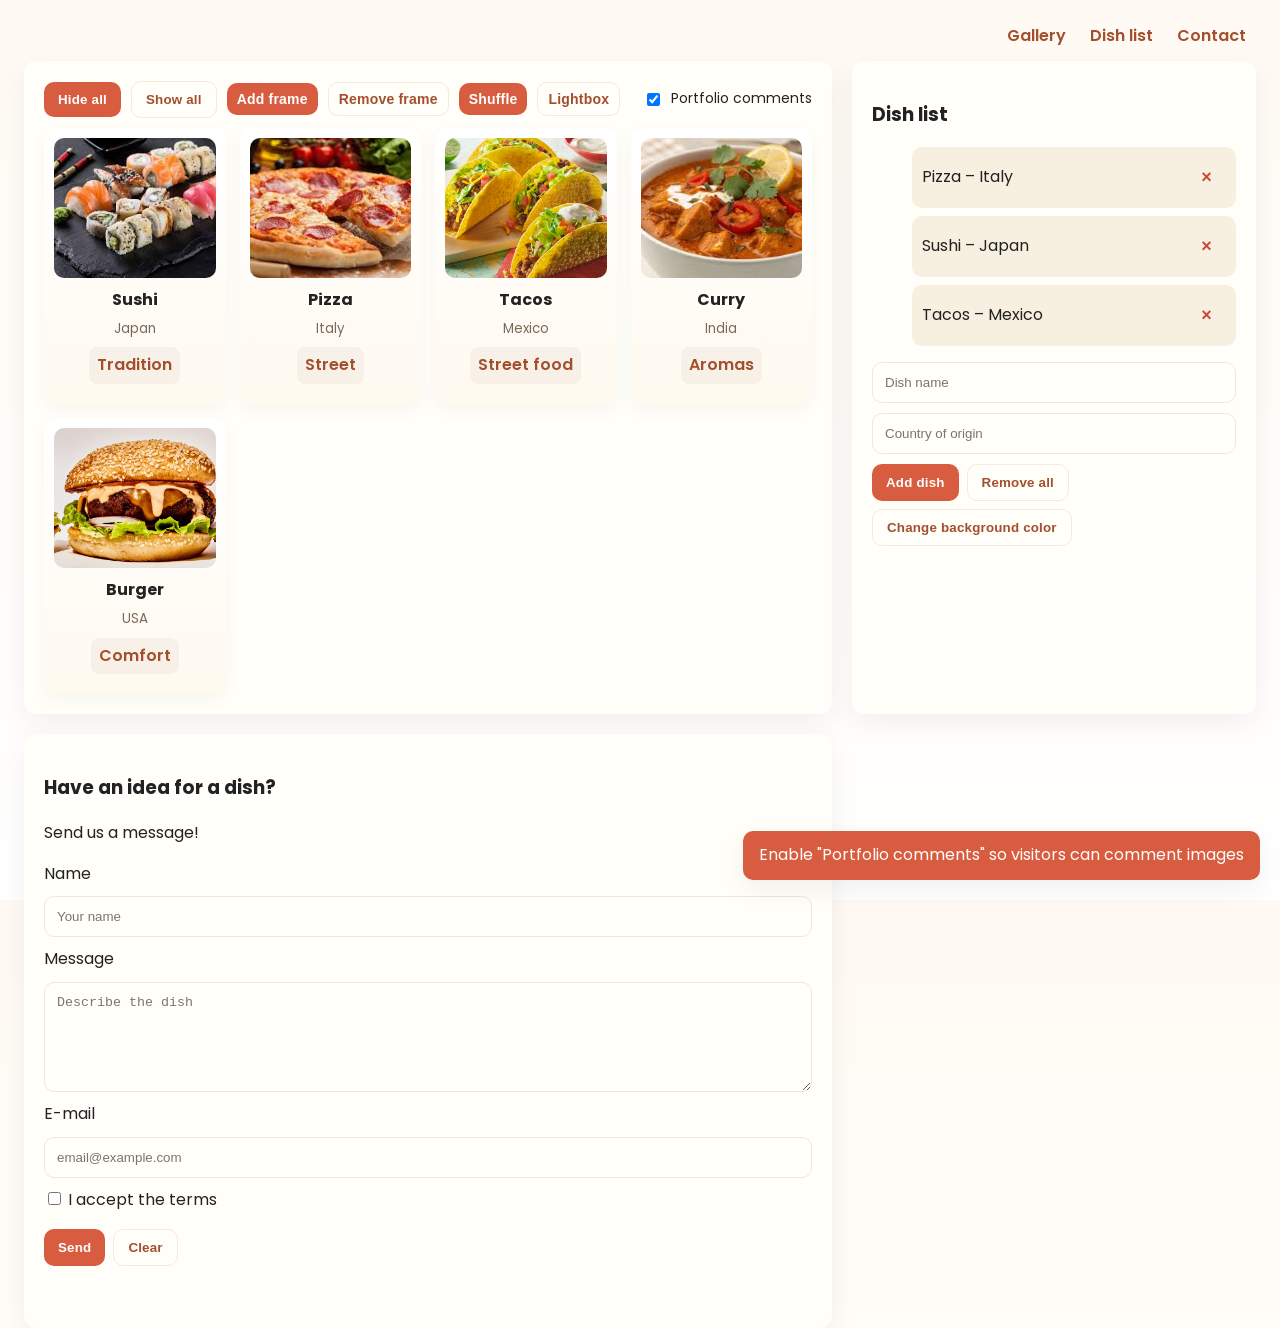
<file: index.html>
<!doctype html>
<html lang="en">
    <head>
        <meta charset="utf-8">
        <meta name="viewport" content="width=device-width,initial-scale=1">
        <title>World Cuisine</title>
        <link href="https://fonts.googleapis.com/css2?family=Poppins:wght@300;500;700&display=swap" rel="stylesheet">
        <link rel="stylesheet" href="css/style.css">
    </head>
    <body>
        <header>
            <nav aria-label="Main navigation">
                <a href="#gallery-section" class="nav-link">Gallery</a>
                <a href="#dishes-section" class="nav-link">Dish list</a>
                <a href="#contact-section" class="nav-link">Contact</a>
            </nav>
        </header>

        <main class="wrap">
            <section id="gallery-section" class="panel">
                <div class="controls">
                    <button id="hide">Hide all</button>
                    <button id="show" class="ghost">Show all</button>
                    <button id="frame" class="small">Add frame</button>
                    <button id="unframe" class="small ghost">Remove frame</button>
                    <button id="shuffle" class="small">Shuffle</button>
                    <button id="lightbox" class="small ghost">Lightbox</button>
                    <label class="comments-toggle" style="margin-left:auto;font-size:14px;cursor:pointer;">
                        <input type="checkbox" id="comments-toggle" checked> Portfolio comments
                    </label>
                </div>

                <div class="gallery-grid" id="gallery">
                    <div class="card" data-title="Sushi">
                        <img src="image/sushi.png" alt="Sushi" data-title="Sushi" onerror="this.src='data:image/svg+xml;utf8,<svg xmlns=\'http://www.w3.org/2000/svg\' width=\'400\' height=\'300\'><rect fill=\'%23f0e6d2\' width=\'100%\' height=\'100%\'/><text x=\'50%\' y=\'50%\' dominant-baseline=\'middle\' text-anchor=\'middle\' fill=\'%237a6a5a\' font-size=\'20\'>sushi.png</text></svg>'">
                        <div class="meta"><strong>Sushi</strong><small>Japan</small>
                            <div class="card-footer"><span class="tag">Tradition</span></div>
                        </div>
                    </div>

                    <div class="card" data-title="Pizza">
                        <img src="image/pizza.png" alt="Pizza" data-title="Pizza" onerror="this.src='data:image/svg+xml;utf8,<svg xmlns=\'http://www.w3.org/2000/svg\' width=\'400\' height=\'300\'><rect fill=\'%23f0e6d2\' width=\'100%\' height=\'100%\'/><text x=\'50%\' y=\'50%\' dominant-baseline=\'middle\' text-anchor=\'middle\' fill=\'%237a6a5a\' font-size=\'20\'>pizza.png</text></svg>'">
                        <div class="meta"><strong>Pizza</strong><small>Italy</small>
                            <div class="card-footer"><span class="tag">Street</span></div>
                        </div>
                    </div>

                    <div class="card" data-title="Tacos">
                        <img src="image/tacos.png" alt="Tacos" data-title="Tacos" onerror="this.src='data:image/svg+xml;utf8,<svg xmlns=\'http://www.w3.org/2000/svg\' width=\'400\' height=\'300\'><rect fill=\'%23f0e6d2\' width=\'100%\' height=\'100%\'/><text x=\'50%\' y=\'50%\' dominant-baseline=\'middle\' text-anchor=\'middle\' fill=\'%237a6a5a\' font-size=\'20\'>tacos.png</text></svg>'">
                        <div class="meta"><strong>Tacos</strong><small>Mexico</small>
                            <div class="card-footer"><span class="tag">Street food</span></div>
                        </div>
                    </div>

                    <div class="card" data-title="Curry">
                        <img src="image/curry.png" alt="Curry" data-title="Curry" onerror="this.src='data:image/svg+xml;utf8,<svg xmlns=\'http://www.w3.org/2000/svg\' width=\'400\' height=\'300\'><rect fill=\'%23f0e6d2\' width=\'100%\' height=\'100%\'/><text x=\'50%\' y=\'50%\' dominant-baseline=\'middle\' text-anchor=\'middle\' fill=\'%237a6a5a\' font-size=\'20\'>curry.png</text></svg>'">
                        <div class="meta"><strong>Curry</strong><small>India</small>
                            <div class="card-footer"><span class="tag">Aromas</span></div>
                        </div>
                    </div>

                    <div class="card" data-title="Burger">
                        <img src="image/burger.png" alt="Burger" data-title="Burger" onerror="this.src='data:image/svg+xml;utf8,<svg xmlns=\'http://www.w3.org/2000/svg\' width=\'400\' height=\'300\'><rect fill=\'%23f0e6d2\' width=\'100%\' height=\'100%\'/><text x=\'50%\' y=\'50%\' dominant-baseline=\'middle\' text-anchor=\'middle\' fill=\'%237a6a5a\' font-size=\'20\'>burger.png</text></svg>'">
                        <div class="meta"><strong>Burger</strong><small>USA</small>
                            <div class="card-footer"><span class="tag">Comfort</span></div>
                        </div>
                    </div>
                </div>
            </section>

            <aside class="panel" id="dishes-section">
                <h3>Dish list</h3>
                <ul id="dish-list">
                    <li>Pizza – Italy <button class="remove" title="Remove">×</button></li>
                    <li>Sushi – Japan <button class="remove" title="Remove">×</button></li>
                    <li>Tacos – Mexico <button class="remove" title="Remove">×</button></li>
                </ul>

                <form id="add-dish-form">
                    <input id="dish-name" type="text" placeholder="Dish name" aria-label="Dish name">
                    <input id="dish-country" type="text" placeholder="Country of origin" aria-label="Country of origin">
                    <div style="display:flex;gap:8px;flex-wrap:wrap">
                        <button id="add-dish" type="button">Add dish</button>
                        <button id="clear-dishes" type="button" class="ghost">Remove all</button>
                        <button id="random-color" type="button" class="ghost">Change background color</button>
                    </div>
                    <p id="dish-message" aria-live="polite"></p>
                </form>
            </aside>

            <section class="panel" id="contact-section">
                <h3>Have an idea for a dish?</h3>
                <p>Send us a message!</p>
                <form id="contact-form">
                    <label>Name</label>
                    <input id="contact-name" type="text" placeholder="Your name">
                    <label>Message</label>
                    <textarea id="contact-message" placeholder="Describe the dish"></textarea>
                    <label>E-mail</label>
                    <input id="contact-email" type="email" placeholder="email@example.com">
                    <label><input id="contact-consent" type="checkbox"> I accept the terms</label>
                    <div style="display:flex;gap:8px;margin-top:6px">
                        <button type="submit">Send</button>
                        <button id="clear-form" type="button" class="ghost">Clear</button>
                    </div>
                    <p id="contact-confirmation" aria-live="polite"></p>
                </form>
            </section>
        </main>

        <div class="toast" id="toast"></div>
        <div class="modal-backdrop" id="modal">
            <div class="modal" role="dialog" aria-modal="true">
                <div style="display:flex;justify-content:space-between;gap:12px;align-items:center">
                    <h4 id="modal-title">Photo</h4>
                    <div style="font-size:13px;color:var(--muted)" id="modal-meta"></div>
                </div>
                <div id="modal-body" style="margin-top:12px"></div>
                <div id="modal-comments" style="margin-top:12px"></div>
                <div style="text-align:right;margin-top:12px">
                    <button id="close-modal" class="ghost">Close</button>
                </div>
            </div>
        </div>
        <script src="https://code.jquery.com/jquery-3.6.0.min.js"></script>
        <script src="jquery/script.js"></script>
    </body>
</html>
</file>
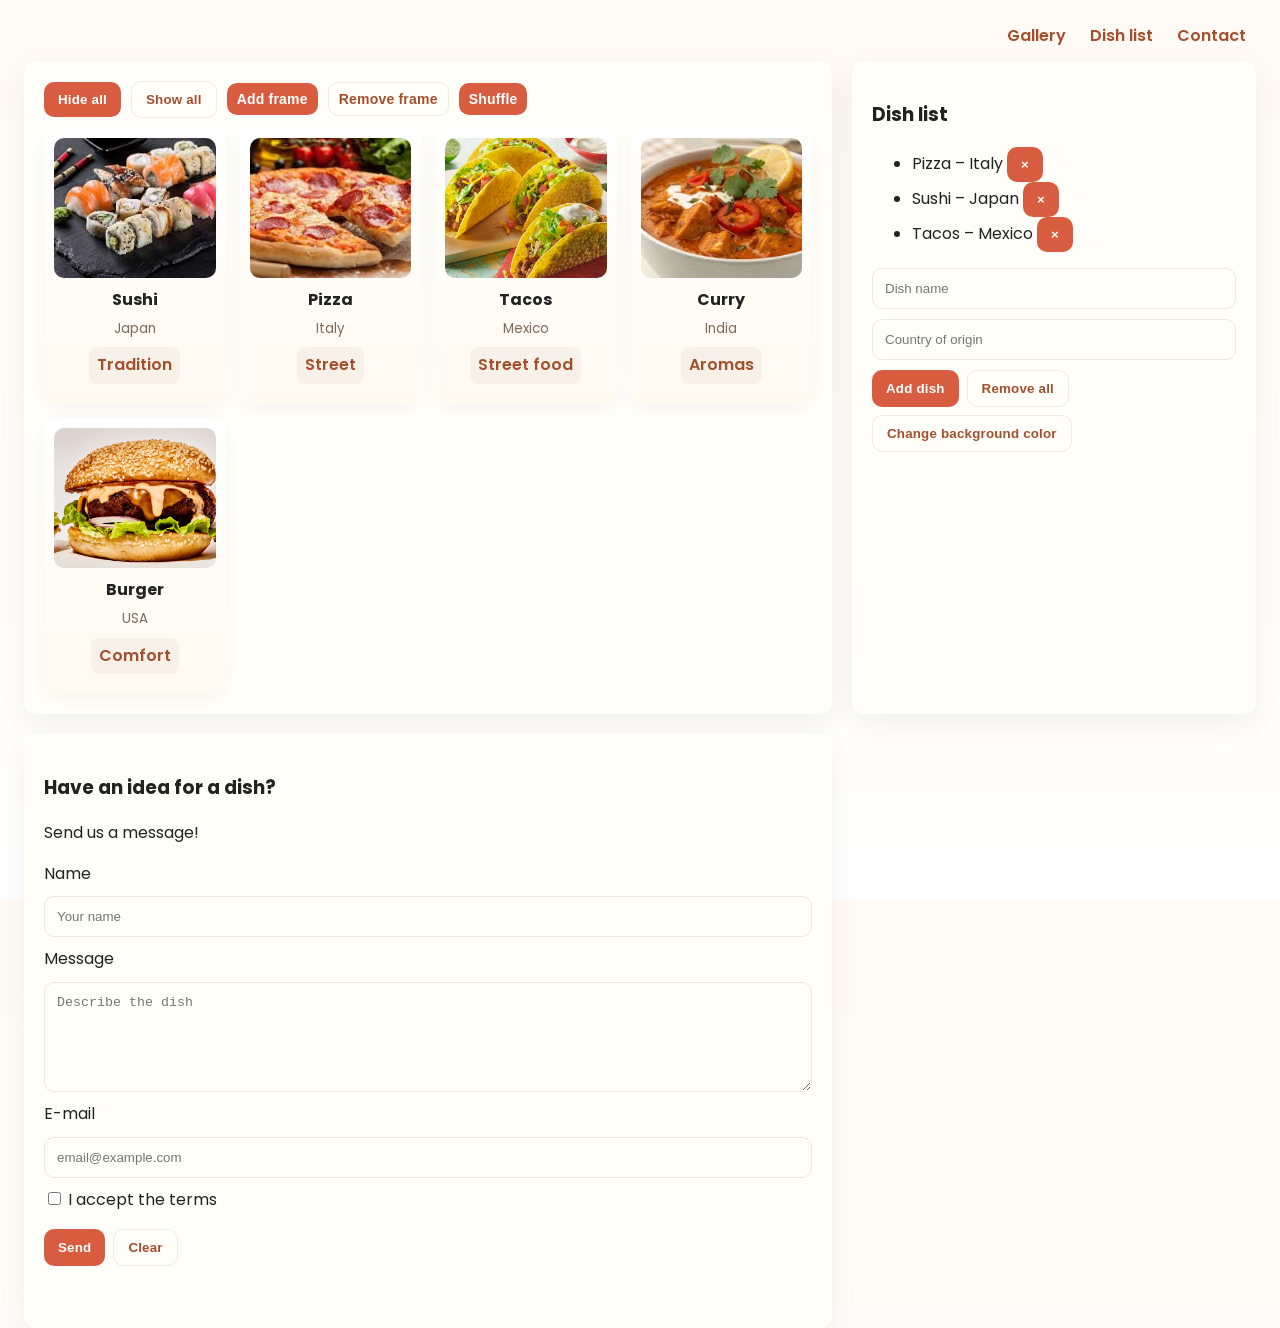
<file: index3.html>
<!doctype html>
<html lang="en">
    <head>
        <meta charset="utf-8">
        <meta name="viewport" content="width=device-width,initial-scale=1">
        <title>World Cuisine</title>
        <link href="https://fonts.googleapis.com/css2?family=Poppins:wght@300;500;700&display=swap" rel="stylesheet">
        <link rel="stylesheet" href="css/style.css">
    </head>
    <body>
        <header>
            <nav aria-label="Main navigation">
                <a href="#galeria" class="nav-link">Gallery</a>
                <a href="#dania" class="nav-link">Dish list</a>
                <a href="#kontakt" class="nav-link">Contact</a>
            </nav>
        </header>

        <main class="wrap">
            <!-- GALLERY -->
            <section id="galeria" class="panel">
                <div class="controls">
                    <button id="ukryj">Hide all</button>
                    <button id="pokaz" class="ghost">Show all</button>
                    <button id="ramka" class="small">Add frame</button>
                    <button id="ramka2" class="small ghost">Remove frame</button>
                    <button id="shuffle" class="small">Shuffle</button>
                </div>

                <div class="gallery-grid" id="gallery">
                    <div class="card" data-title="Sushi">
                        <img src="image/sushi.png" alt="Sushi" data-title="Sushi" onerror="this.src='data:image/svg+xml;utf8,<svg xmlns=\'http://www.w3.org/2000/svg\' width=\'400\' height=\'300\'><rect fill=\'%23f0e6d2\' width=\'100%\' height=\'100%\'/><text x=\'50%\' y=\'50%\' dominant-baseline=\'middle\' text-anchor=\'middle\' fill=\'%237a6a5a\' font-size=\'20\'>sushi.png</text></svg>'">
                        <div class="meta"><strong>Sushi</strong><small>Japan</small>
                            <div class="card-footer"><span class="tag">Tradition</span></div>
                        </div>
                    </div>

                    <div class="card" data-title="Pizza">
                        <img src="image/pizza.png" alt="Pizza" data-title="Pizza" onerror="this.src='data:image/svg+xml;utf8,<svg xmlns=\'http://www.w3.org/2000/svg\' width=\'400\' height=\'300\'><rect fill=\'%23f0e6d2\' width=\'100%\' height=\'100%\'/><text x=\'50%\' y=\'50%\' dominant-baseline=\'middle\' text-anchor=\'middle\' fill=\'%237a6a5a\' font-size=\'20\'>pizza.png</text></svg>'">
                        <div class="meta"><strong>Pizza</strong><small>Italy</small>
                            <div class="card-footer"><span class="tag">Street</span></div>
                        </div>
                    </div>

                    <div class="card" data-title="Tacos">
                        <img src="image/tacos.png" alt="Tacos" data-title="Tacos" onerror="this.src='data:image/svg+xml;utf8,<svg xmlns=\'http://www.w3.org/2000/svg\' width=\'400\' height=\'300\'><rect fill=\'%23f0e6d2\' width=\'100%\' height=\'100%\'/><text x=\'50%\' y=\'50%\' dominant-baseline=\'middle\' text-anchor=\'middle\' fill=\'%237a6a5a\' font-size=\'20\'>tacos.png</text></svg>'">
                        <div class="meta"><strong>Tacos</strong><small>Mexico</small>
                            <div class="card-footer"><span class="tag">Street food</span></div>
                        </div>
                    </div>

                    <div class="card" data-title="Curry">
                        <img src="image/curry.png" alt="Curry" data-title="Curry" onerror="this.src='data:image/svg+xml;utf8,<svg xmlns=\'http://www.w3.org/2000/svg\' width=\'400\' height=\'300\'><rect fill=\'%23f0e6d2\' width=\'100%\' height=\'100%\'/><text x=\'50%\' y=\'50%\' dominant-baseline=\'middle\' text-anchor=\'middle\' fill=\'%237a6a5a\' font-size=\'20\'>curry.png</text></svg>'">
                        <div class="meta"><strong>Curry</strong><small>India</small>
                            <div class="card-footer"><span class="tag">Aromas</span></div>
                        </div>
                    </div>

                    <div class="card" data-title="Burger">
                        <img src="image/burger.png" alt="Burger" data-title="Burger" onerror="this.src='data:image/svg+xml;utf8,<svg xmlns=\'http://www.w3.org/2000/svg\' width=\'400\' height=\'300\'><rect fill=\'%23f0e6d2\' width=\'100%\' height=\'100%\'/><text x=\'50%\' y=\'50%\' dominant-baseline=\'middle\' text-anchor=\'middle\' fill=\'%237a6a5a\' font-size=\'20\'>burger.png</text></svg>'">
                        <div class="meta"><strong>Burger</strong><small>USA</small>
                            <div class="card-footer"><span class="tag">Comfort</span></div>
                        </div>
                    </div>
                </div>
            </section>

            <!-- SIDEBAR: dish list + add form -->
            <aside class="panel" id="dania">
                <h3>Dish list</h3>
                <ul id="lista-dan">
                    <li>Pizza – Italy <button class="remove" title="Remove">×</button></li>
                    <li>Sushi – Japan <button class="remove" title="Remove">×</button></li>
                    <li>Tacos – Mexico <button class="remove" title="Remove">×</button></li>
                </ul>

                <form id="dodaj-form">
                    <input id="nazwa" type="text" placeholder="Dish name" aria-label="Dish name">
                    <input id="kraj" type="text" placeholder="Country of origin" aria-label="Country of origin">
                    <div style="display:flex;gap:8px;flex-wrap:wrap">
                        <button id="dodaj" type="button">Add dish</button>
                        <button id="usun" type="button" class="ghost">Remove all</button>
                        <button id="kolor" type="button" class="ghost">Change background color</button>
                    </div>
                    <p id="komunikat" aria-live="polite"></p>
                </form>
            </aside>

            <!-- CONTACT -->
            <section class="panel" id="kontakt">
                <h3>Have an idea for a dish?</h3>
                <p>Send us a message!</p>
                <form id="formularz">
                    <label>Name</label>
                    <input id="imie" type="text" placeholder="Your name">
                    <label>Message</label>
                    <textarea id="wiadomosc" placeholder="Describe the dish"></textarea>
                    <label>E-mail</label>
                    <input id="email" type="email" placeholder="email@example.com">
                    <label><input id="zgoda" type="checkbox"> I accept the terms</label>
                    <div style="display:flex;gap:8px;margin-top:6px">
                        <button type="submit">Send</button>
                        <button id="clear" type="button" class="ghost">Clear</button>
                    </div>
                    <p id="potwierdzenie" aria-live="polite"></p>
                </form>
            </section>
        </main>

        <div class="toast" id="toast"></div>
        <div class="modal-backdrop" id="modal">
            <div class="modal" role="dialog" aria-modal="true">
                <div style="display:flex;justify-content:space-between;gap:12px;align-items:center">
                    <h4 id="modal-title">Photo</h4>
                    <div style="font-size:13px;color:var(--muted)" id="modal-meta"></div>
                </div>
                <div id="modal-body" style="margin-top:12px"></div>
                <div id="modal-comments" style="margin-top:12px">
                    <!-- comments injected here -->
                </div>
                <div style="text-align:right;margin-top:12px">
                    <button id="close-modal" class="ghost">Close</button>
                </div>
            </div>
        </div>
        <script src="https://code.jquery.com/jquery-3.6.0.min.js"></script>
        <script src="jquery/script.js"></script>
    </body>
</html>
</file>
<file: css/style.css>
:root {
    --bg: #fffaf3;
    --card: #fffef9;
    --accent: #d85c3f;
    --accent-dark: #a34f2d;
    --muted: #7a6a5a;
    --shadow: 0 10px 30px rgba(28,22,15,0.06);
    --radius: 12px;
    --glass: rgba(255,255,255,0.6);
}

* {
    box-sizing: border-box;
}

html, body {
    height: 100%;
}

body {
    font-family: 'Poppins', system-ui, Arial, sans-serif;
    background: linear-gradient(180deg, var(--bg), #fff);
    color: #222;
    margin: 0;
    padding: 24px;
    -webkit-font-smoothing: antialiased;
    font-size: 16px;
    line-height: 1.55;
}

header {
    display: flex;
    align-items: center;
    gap: 12px;
    flex-wrap: wrap;
    margin-bottom: 12px;
}

.brand {
    display: flex;
    gap: 10px;
    align-items: center;
}

.logo {
    width: 56px;
    height: 56px;
    border-radius: 14px;
    background: linear-gradient(135deg, var(--accent), var(--accent-dark));
    display: flex;
    align-items: center;
    justify-content: center;
    color: white;
    font-weight: 800;
    font-size: 16px;
}

nav {
    margin-left: auto;
}

nav a {
    margin: 0 10px;
    text-decoration: none;
    color: var(--accent-dark);
    font-weight: 600;
}

.wrap {
    display: grid;
    grid-template-columns: 1fr;
    gap: 20px;
    margin-top: 4px;
}

.panel {
    background: var(--card);
    padding: 20px;
    border-radius: var(--radius);
    box-shadow: var(--shadow);
}

.controls {
    display: flex;
    flex-wrap: wrap;
    gap: 10px;
    margin-bottom: 10px;
    align-items: center;
}

button {
    background: var(--accent);
    border: none;
    color: #fff;
    padding: 10px 14px;
    border-radius: 10px;
    cursor: pointer;
    font-weight: 700;
    letter-spacing: 0.2px;
}

button.ghost {
    background: transparent;
    color: var(--accent-dark);
    border: 1px solid rgba(163, 79, 45, 0.12);
}

button.small {
    padding: 8px 10px;
    font-size: 14px;
}

button.alt {
    background: linear-gradient(90deg, #fff, #fff);
    color: var(--accent-dark);
    border: 1px solid rgba(163, 79, 45, 0.06);
}

button:hover {
    transform: translateY(-2px);
    transition: all .18s ease;
}

button.active {
    background: var(--accent-dark);
    color: #fff;
    box-shadow: inset 0 2px 6px rgba(0,0,0,0.25);
}

/* gallery */
.gallery-grid {
    display: grid;
    grid-template-columns: repeat(auto-fill, minmax(180px, 1fr));
    gap: 14px;
}

.card {
    background: linear-gradient(180deg, #ffffff, #fffaf0);
    border-radius: 12px;
    padding: 10px;
    text-align: center;
    overflow: hidden;
    box-shadow: 0 6px 18px rgba(0,0,0,0.04);
    display: flex;
    flex-direction: column;
}

.card img {
    width: 100%;
    height: 140px;
    object-fit: cover;
    border-radius: 10px;
    transition: transform .35s ease, box-shadow .25s ease;
}

.card:hover img {
    transform: scale(1.04);
    box-shadow: 0 14px 30px rgba(20,14,10,0.08);
}

.meta {
    padding: 10px 6px;
    flex: 1;
    display: flex;
    flex-direction: column;
    justify-content: space-between;
}

.meta strong {
    font-weight: 700;
    font-size: 16px;
}

.meta small {
    display: block;
    color: var(--muted);
    margin-top: 6px;
}

.card-footer {
    display: flex;
    gap: 8px;
    align-items: center;
    justify-content: center;
    margin-top: 8px;
}

.tag {
    background: rgba(168, 130, 113, 0.08);
    padding: 6px 8px;
    border-radius: 8px;
    font-weight: 600;
    color: var(--accent-dark);
}

/* dish list */
#dish-list li {
    display: flex;
    justify-content: space-between;
    align-items: center;
    padding: 10px;
    border-radius: 10px;
    background: #f7efe0;
    margin-bottom: 8px;
}

#dish-list li .remove {
    background: transparent;
    border: 0;
    color: #c94b33;
    cursor: pointer;
    font-weight: 800;
    font-size: 18px;
}

/* form */
form {
    display: grid;
    gap: 10px;
}

input[type=text], input[type=email], textarea {
    padding: 12px;
    border-radius: 10px;
    border: 1px solid #efe7db;
    background: transparent;
}

textarea {
    min-height: 110px;
    resize: vertical;
}

/* toast & modal */
.toast {
    position: fixed;
    right: 20px;
    bottom: 20px;
    background: var(--accent);
    color: #fff;
    padding: 12px 16px;
    border-radius: 10px;
    box-shadow: var(--shadow);
    display: none;
}

.modal-backdrop {
    position: fixed;
    inset: 0;
    background: rgba(0,0,0,0.55);
    display: none;
    align-items: center;
    justify-content: center;
    padding: 20px;
}

.modal {
    background: #fff;
    padding: 18px;
    border-radius: 12px;
    max-width: 760px;
    width: 100%;
    max-height: 88vh;
    overflow: auto;
}

/* comments */
.comments-toggle {
    display: inline-flex;
    align-items: center;
    gap: 8px;
}

.comment {
    display: flex;
    gap: 12px;
    background: linear-gradient(180deg, #fffaf8, #fff);
    padding: 12px;
    border-radius: 10px;
    border-left: 4px solid var(--accent);
    box-shadow: 0 8px 20px rgba(0,0,0,0.03);
    margin-bottom: 10px;
}

.avatar {
    width: 44px;
    height: 44px;
    border-radius: 50%;
    background: var(--accent);
    color: #fff;
    display: flex;
    align-items: center;
    justify-content: center;
    font-weight: 700;
}

.comment-body {
    flex: 1;
}

.comment-body p {
    margin: 0 0 6px 0;
}

.comment-meta {
    font-size: 13px;
    color: var(--muted);
}

.comment-form {
    display: grid;
    gap: 8px;
    margin-top: 8px;
}

.quote {
    font-style: italic;
    color: #3e352a;
}

@media(min-width: 980px) {
    .wrap {
        grid-template-columns: 2fr 1fr;
    }
}

@media(max-width: 520px) {
    .gallery-grid {
        grid-template-columns: repeat(auto-fill, minmax(140px, 1fr));
    }
}
</file>
